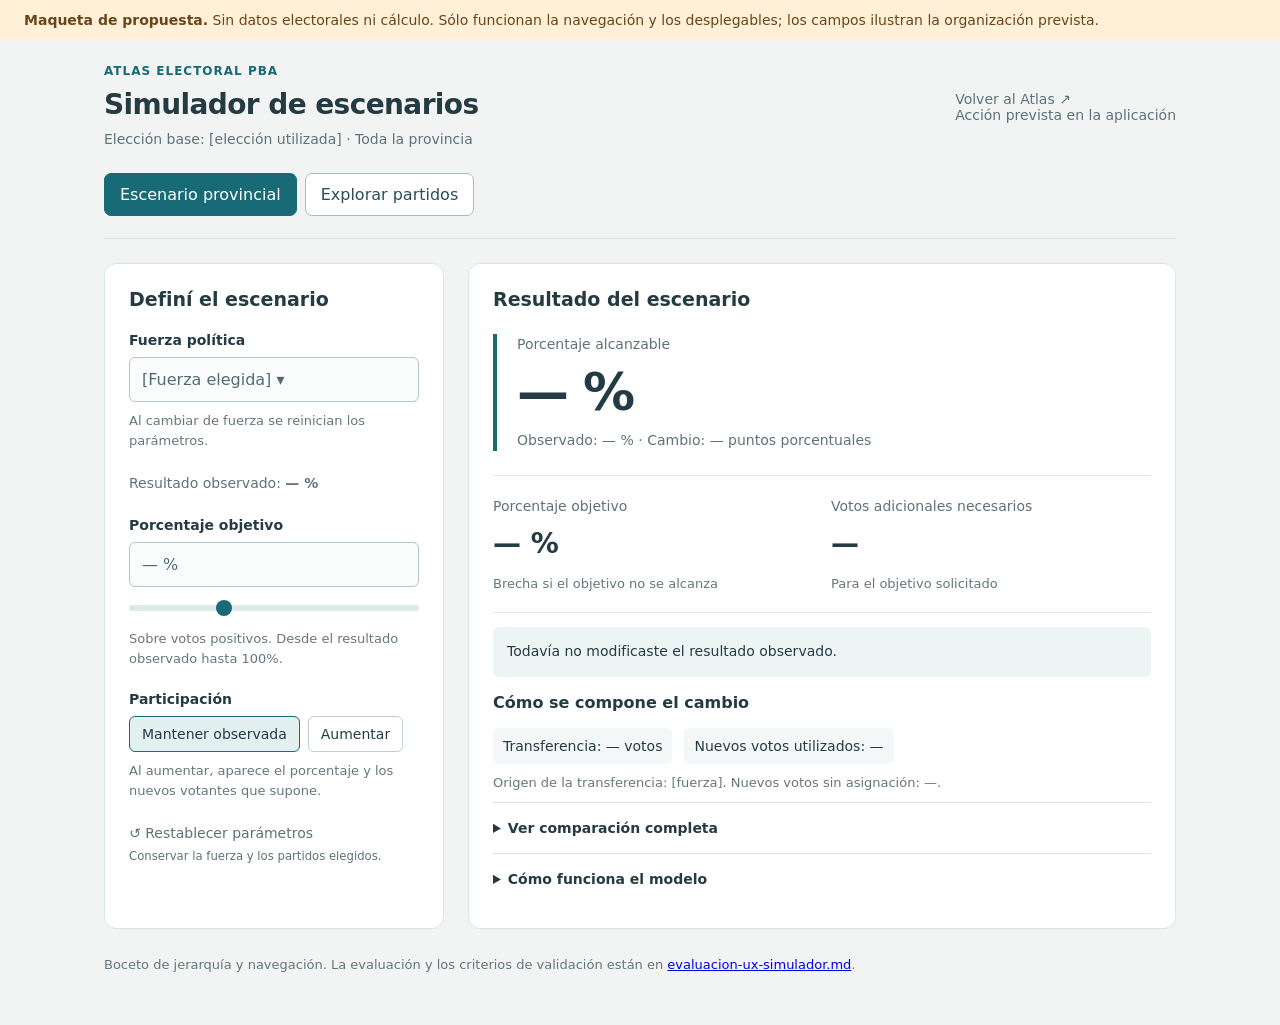
<file: docs/propuesta-simulador.html>
<!doctype html>
<html lang="es">
<head>
<meta charset="utf-8">
<meta name="viewport" content="width=device-width, initial-scale=1">
<title>Propuesta de organización del simulador</title>
<style>
:root{font-family:system-ui,sans-serif;color:#253b43;background:#f2f4f3;font-size:16px;--accent:#176a76;--line:#dce4e5}
*{box-sizing:border-box}body{margin:0}button,input,select{font:inherit}button,summary{cursor:pointer}button:focus-visible,input:focus-visible,summary:focus-visible{outline:3px solid #d47b33;outline-offset:3px}
.notice{padding:12px 24px;background:#fff0d7;color:#68451a;font-size:14px}.shell{max-width:1120px;margin:auto;padding:24px}.header{display:flex;justify-content:space-between;align-items:center;gap:20px}h1{font-size:28px;margin:0 0 8px;letter-spacing:-.6px}h2{font-size:19px;margin:0 0 20px}h3{font-size:16px}p{line-height:1.55}.muted{color:#5e7279;font-size:14px}.header p{margin:0}.tag{font-size:12px;text-transform:uppercase;letter-spacing:1px;color:var(--accent);font-weight:700;margin-bottom:10px}.tabs{display:flex;gap:8px;padding:22px 0;border-bottom:1px solid var(--line);margin-bottom:24px}button{border:1px solid #a4bfc3;background:white;border-radius:7px;padding:11px 15px;color:#284e56}.tabs button[aria-pressed=true]{background:var(--accent);color:white;border-color:var(--accent)}.layout{display:grid;grid-template-columns:340px minmax(0,1fr);gap:24px}.card{background:white;border:1px solid var(--line);border-radius:12px;padding:24px}.field{margin:22px 0}.field label{display:block;font-size:14px;font-weight:650;margin:0 0 9px}.field input{width:100%;padding:12px;border:1px solid #b3c6c9;border-radius:6px;background:#fafcfc}.field input::placeholder{color:#536970}.help{font-size:13px;color:#65777d;margin:9px 0}.range{height:6px;background:#dce8ea;border-radius:4px;position:relative;margin:18px 0}.range:before{content:'';display:block;width:16px;height:16px;background:var(--accent);border-radius:50%;position:absolute;top:-5px;left:30%}.options{display:flex;gap:8px;flex-wrap:wrap}.option{padding:9px 12px;border:1px solid #bdcfd2;border-radius:6px;font-size:14px}.option.active{background:#e4f0ef;border-color:var(--accent)}.hero{border-left:4px solid var(--accent);padding-left:20px;margin:24px 0}.big{font-size:52px;letter-spacing:-2px;font-weight:700;margin:0;line-height:1.2}.hero p{margin:6px 0}.results{display:grid;grid-template-columns:1fr 1fr;gap:18px;padding:20px 0;border-top:1px solid var(--line);border-bottom:1px solid var(--line)}.number{font-size:28px;font-weight:650;margin:7px 0}.status{padding:14px;background:#edf4f4;border-radius:6px;font-size:14px}.flow{display:flex;gap:12px;flex-wrap:wrap;font-size:14px}.flow span{background:#f4f7f7;padding:10px;border-radius:6px}details{border-top:1px solid var(--line);padding:17px 0}summary{font-weight:600;font-size:14px}.footnote{margin:26px 0;color:#61767d;font-size:13px}.territory-layout{display:grid;grid-template-columns:1.15fr 1fr;gap:24px}.selection{list-style:none;padding:0}.selection li{padding:16px 0;border-bottom:1px solid var(--line);display:flex;gap:12px;align-items:center}.check{width:18px;height:18px;border:1px solid #809ba1;border-radius:3px;flex-shrink:0}.empty{padding:40px 20px;text-align:center;background:#f5f8f8;border-radius:8px}.empty strong{display:block;margin-bottom:12px}.scope{padding:12px 16px;background:#e8f0f0;font-size:14px;border-radius:6px;margin-bottom:22px}[hidden]{display:none!important}
@media(max-width:760px){.shell{padding:16px}.layout,.territory-layout{grid-template-columns:1fr}.card{padding:20px}.header{align-items:start}h1{font-size:23px}.tabs button{padding:10px;font-size:14px}.results{gap:12px}.big{font-size:44px}.notice{padding:10px 16px}.header>span{display:none}}
</style>
</head>
<body>
<div class="notice"><strong>Maqueta de propuesta.</strong> Sin datos electorales ni cálculo. Sólo funcionan la navegación y los desplegables; los campos ilustran la organización prevista.</div>
<main class="shell">
<header class="header"><div><div class="tag">Atlas Electoral PBA</div><h1>Simulador de escenarios</h1><p class="muted">Elección base: [elección utilizada] · Toda la provincia</p></div><span class="muted">Volver al Atlas ↗<br>Acción prevista en la aplicación</span></header>
<nav class="tabs" aria-label="Vistas de la propuesta"><button type="button" aria-pressed="true" aria-controls="provincial" id="tab-provincial">Escenario provincial</button><button type="button" aria-pressed="false" aria-controls="territorial" id="tab-territorial">Explorar partidos</button></nav>
<section id="provincial" aria-labelledby="tab-provincial">
<div class="layout">
<aside class="card"><h2>Definí el escenario</h2>
<div class="field"><label for="force">Fuerza política</label><input id="force" readonly placeholder="[Fuerza elegida] ▾"><p class="help">Al cambiar de fuerza se reinician los parámetros.</p></div>
<p class="muted">Resultado observado: <strong>— %</strong></p>
<div class="field"><label for="goal">Porcentaje objetivo</label><input id="goal" readonly placeholder="— %"><div class="range" aria-hidden="true"></div><p class="help">Sobre votos positivos. Desde el resultado observado hasta 100%.</p></div>
<div class="field"><label>Participación</label><div class="options"><span class="option active">Mantener observada</span><span class="option">Aumentar</span></div><p class="help">Al aumentar, aparece el porcentaje y los nuevos votantes que supone.</p></div>
<p class="muted">↺ Restablecer parámetros<br><small>Conservar la fuerza y los partidos elegidos.</small></p>
</aside>
<section class="card" aria-labelledby="result-title"><h2 id="result-title">Resultado del escenario</h2>
<div class="hero"><p class="muted">Porcentaje alcanzable</p><p class="big">— %</p><p class="muted">Observado: — % · Cambio: — puntos porcentuales</p></div>
<div class="results"><div><span class="muted">Porcentaje objetivo</span><p class="number">— %</p><span class="help">Brecha si el objetivo no se alcanza</span></div><div><span class="muted">Votos adicionales necesarios</span><p class="number">—</p><span class="help">Para el objetivo solicitado</span></div></div>
<p class="status">Todavía no modificaste el resultado observado.</p>
<h3>Cómo se compone el cambio</h3><div class="flow"><span>Transferencia: — votos</span><span>Nuevos votos utilizados: —</span></div><p class="help">Origen de la transferencia: [fuerza]. Nuevos votos sin asignación: —.</p>
<details><summary>Ver comparación completa</summary><p class="muted">Aquí se conserva la tabla observado / alcanzable / diferencia: votos de la fuerza, porcentaje, fuerza de origen, participación, votantes y votos positivos.</p></details>
<details><summary>Cómo funciona el modelo</summary><p class="muted">Escenario hipotético. Primero se transfieren votos desde la fuerza con porcentaje observado estrictamente superior más cercano; después se usan nuevos votos, si aumenta la participación. El resto de los nuevos votos queda sin asignación. El padrón se mantiene constante.</p><p class="muted">Si las fuentes no alcanzan, el resultado informa el porcentaje alcanzable y los votos que faltan. No es una predicción.</p></details>
</section></div>
</section>
<section id="territorial" aria-labelledby="tab-territorial" hidden>
<div class="scope"><strong>[Fuerza elegida]</strong> · Objetivo: — % · Alcanzable: — % · Votos adicionales necesarios: —</div>
<p>Seleccionar partidos compara magnitudes; no distribuye votos ni recalcula el resultado provincial.</p>
<div class="territory-layout"><section class="card"><h2>Elegí los partidos</h2><div class="options"><span class="option active">Lista</span><span class="option">Gráfico</span></div><div class="field"><label for="search">Buscar por nombre</label><input id="search" readonly placeholder="Nombre del partido…"></div><ul class="selection" aria-label="Representación de la lista prevista"><li><span class="check" aria-hidden="true"></span>[Nombre del partido]</li><li><span class="check" aria-hidden="true"></span>[Nombre del partido]</li><li><span class="check" aria-hidden="true"></span>[Nombre del partido]</li></ul><p class="help">En la vista Gráfico, el lazo se activa explícitamente. La lista permanece disponible para móvil y teclado.</p></section>
<section class="card"><h2>Tu selección</h2><div class="empty"><strong>Sin partidos seleccionados</strong><p class="muted">Buscá y marcá partidos en la lista, o elegilos en el gráfico.</p></div><details><summary>Qué aparecerá al seleccionar</summary><p class="muted">Cantidad y peso electoral; votos positivos de la selección; relación entre votos adicionales provinciales y votos positivos seleccionados. Con aumento de participación, también nuevos votantes / abstenciones de la selección.</p><p class="muted">Estas relaciones pueden superar 100% y no representan probabilidades. Los demás indicadores quedan en «Más datos».</p></details><p class="muted">Ver N partidos en el Atlas ↗<br><small>Disponible al seleccionar. Conserva el escenario para regresar.</small></p><p class="muted">Limpiar selección · Deshacer última selección</p></section></div>
</section>
<p class="footnote">Boceto de jerarquía y navegación. La evaluación y los criterios de validación están en <a href="evaluacion-ux-simulador.md">evaluacion-ux-simulador.md</a>.</p>
</main>
<script>
const tabs=[document.getElementById('tab-provincial'),document.getElementById('tab-territorial')];
tabs.forEach(tab=>tab.addEventListener('click',()=>{tabs.forEach(item=>{const active=item===tab;item.setAttribute('aria-pressed',String(active));document.getElementById(item.getAttribute('aria-controls')).hidden=!active;});}));
</script>
</body>
</html>
</file>
